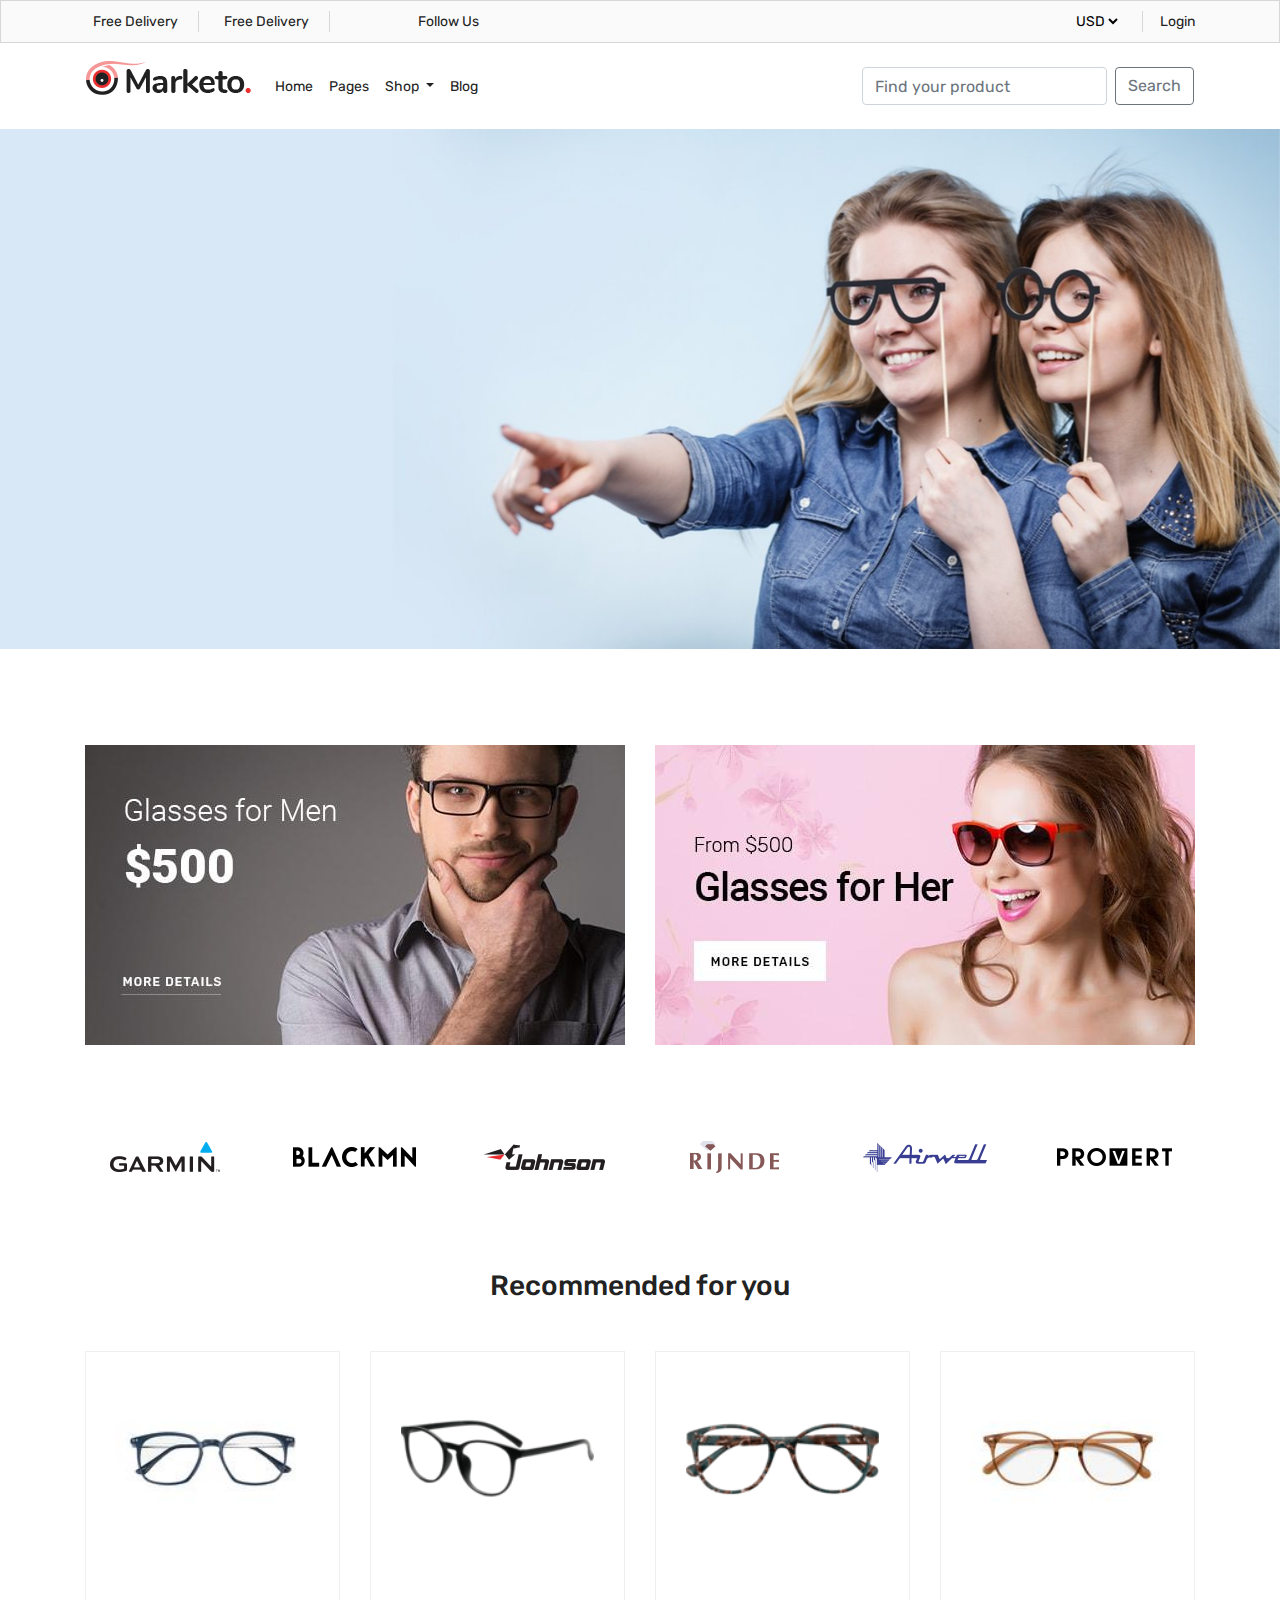
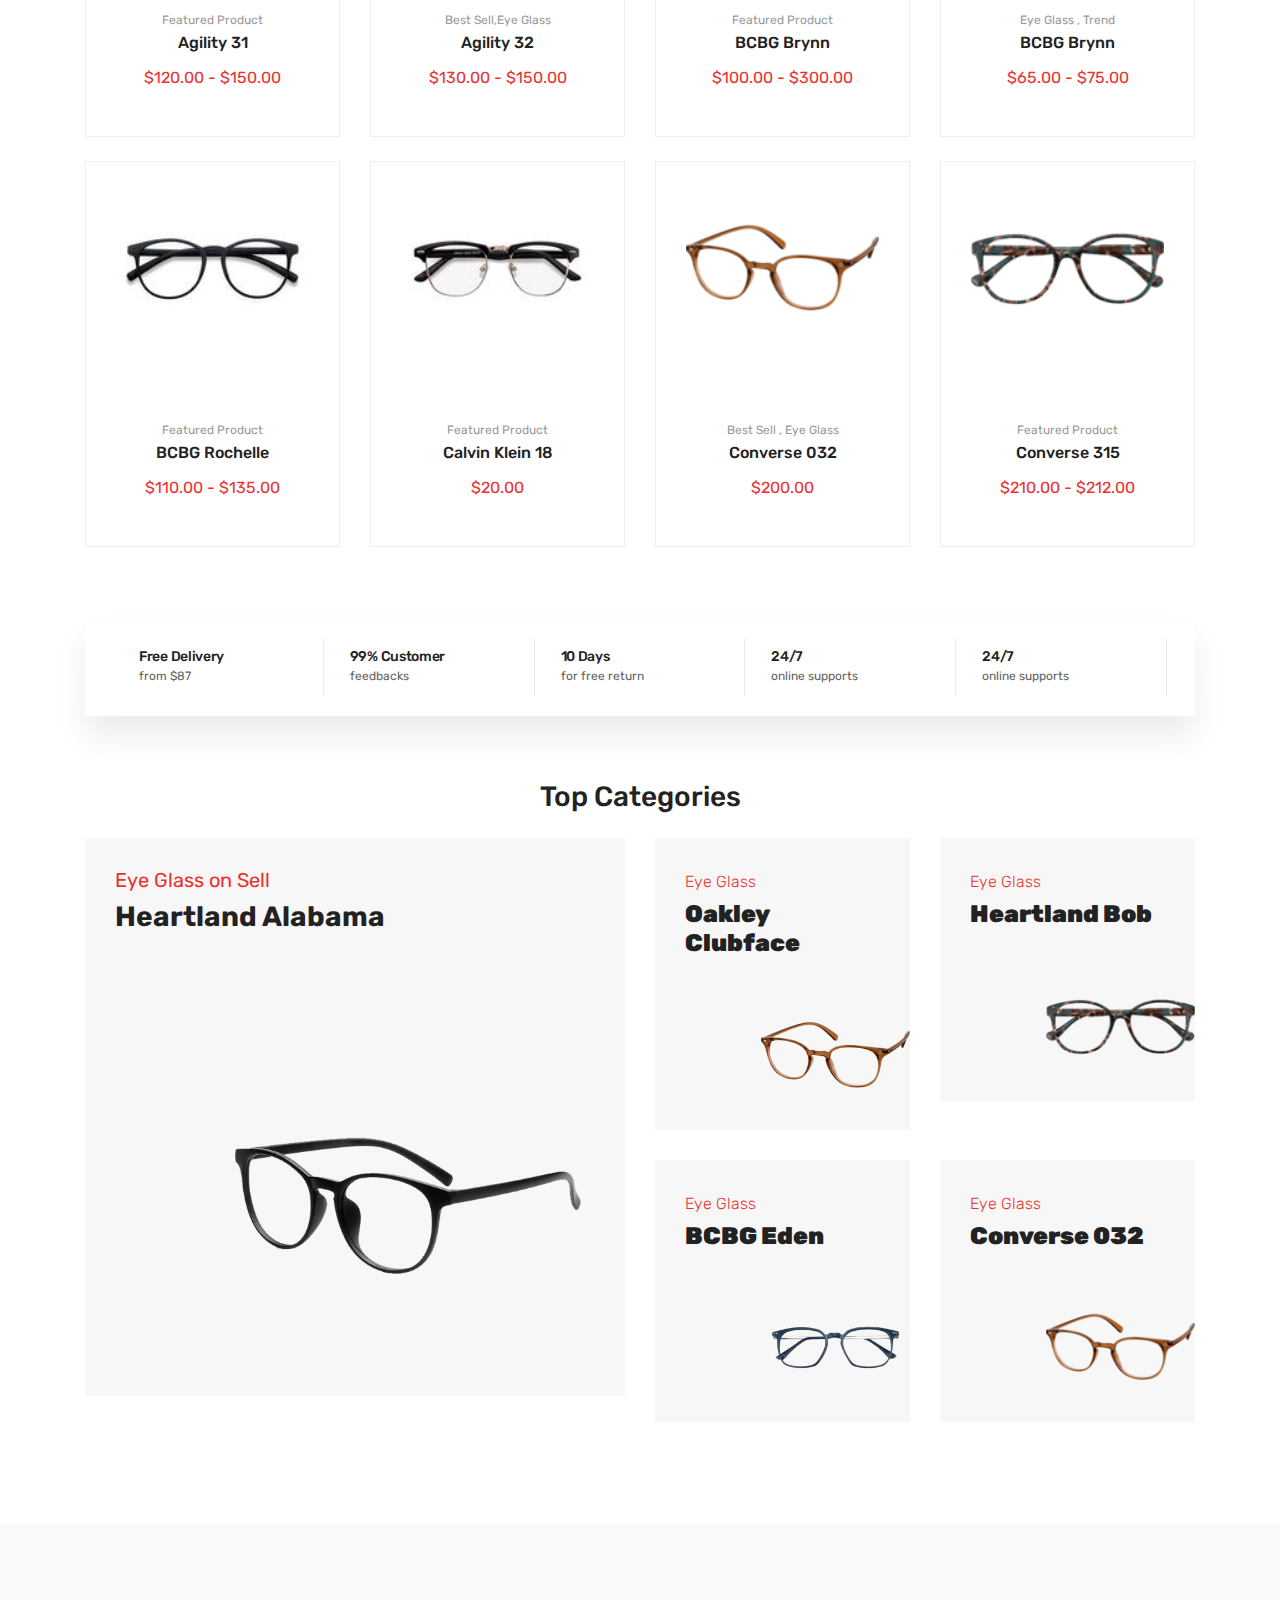
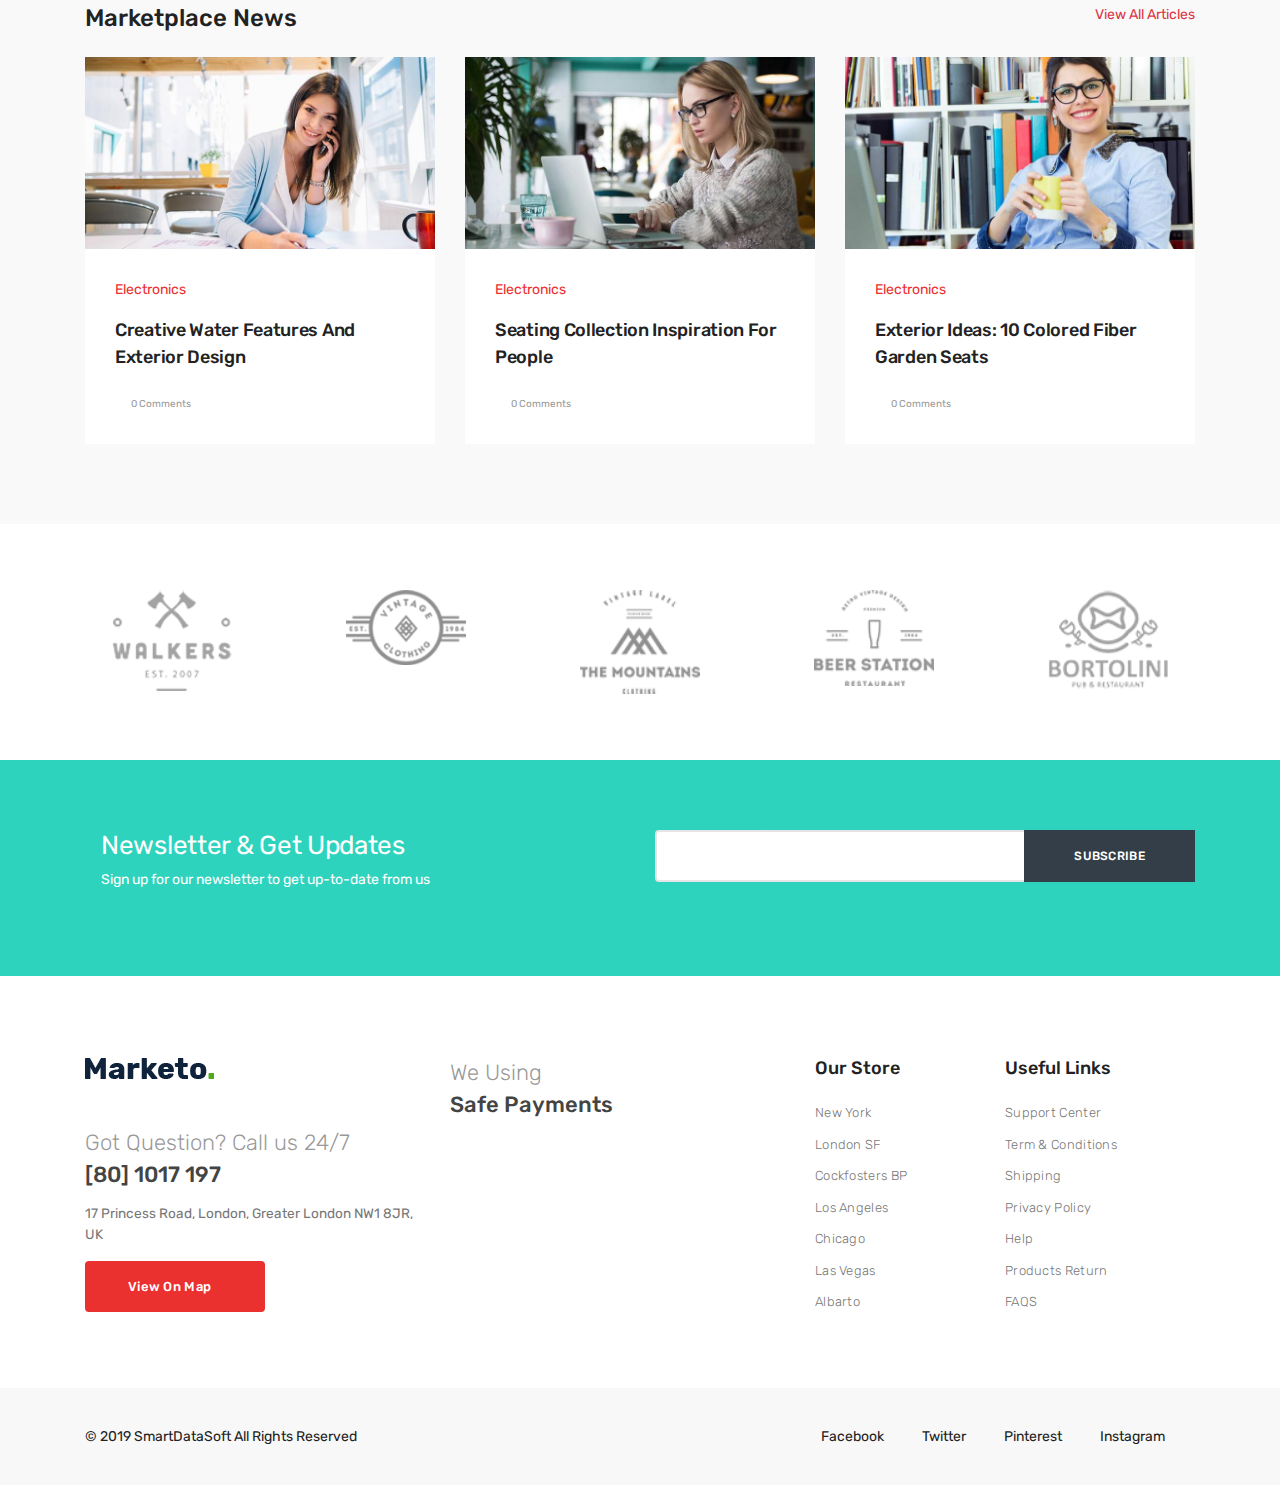
<file: index.html>
<!doctype html>
<html lang="en">
<head>
    <meta charset="UTF-8">
    <meta name="viewport"
          content="width=device-width, user-scalable=no, initial-scale=1.0, maximum-scale=1.0, minimum-scale=1.0">
    <meta http-equiv="X-UA-Compatible" content="ie=edge">
    <link rel="stylesheet" href="https://stackpath.bootstrapcdn.com/bootstrap/4.2.1/css/bootstrap.min.css"
          integrity="sha384-GJzZqFGwb1QTTN6wy59ffF1BuGJpLSa9DkKMp0DgiMDm4iYMj70gZWKYbI706tWS" crossorigin="anonymous">
    <script src="https://code.jquery.com/jquery-3.3.1.slim.min.js"
            integrity="sha384-q8i/X+965DzO0rT7abK41JStQIAqVgRVzpbzo5smXKp4YfRvH+8abtTE1Pi6jizo"
            crossorigin="anonymous"></script>
    <script src="https://cdnjs.cloudflare.com/ajax/libs/popper.js/1.14.6/umd/popper.min.js"
            integrity="sha384-wHAiFfRlMFy6i5SRaxvfOCifBUQy1xHdJ/yoi7FRNXMRBu5WHdZYu1hA6ZOblgut"
            crossorigin="anonymous"></script>
    <script src="https://stackpath.bootstrapcdn.com/bootstrap/4.2.1/js/bootstrap.min.js"
            integrity="sha384-B0UglyR+jN6CkvvICOB2joaf5I4l3gm9GU6Hc1og6Ls7i6U/mkkaduKaBhlAXv9k"
            crossorigin="anonymous"></script>
    <link rel="stylesheet" href="https://use.fontawesome.com/releases/v5.6.3/css/all.css"
          integrity="sha384-UHRtZLI+pbxtHCWp1t77Bi1L4ZtiqrqD80Kn4Z8NTSRyMA2Fd33n5dQ8lWUE00s/" crossorigin="anonymous">
    <link rel="stylesheet" href="bootstrap/css/bootstrap.min.css">
    <link href="https://fonts.googleapis.com/css?family=Rubik:400,500,700&amp;subset=latin-ext" rel="stylesheet">
    <link rel="stylesheet" href="assets/css/marketo.css">
    <title>Marketo</title>
</head>
<body>
<main class="marketo">
    <header class="d-none d-lg-flex">
        <div class="container">
            <div class="row">
                <div class="col-lg-7">
                    <div class="row">
                        <div class="col-lg-6">
                            <ul style="white-space: nowrap" class="free">
                                <li><a href=""><i class="mr-2 fas fa-shuttle-van"></i> Free Delivery</a></li>
                                <li><a href=""><i class="mr-2 fas fa-globe-europe"></i> Free Delivery</a></li>
                            </ul>
                        </div>
                        <div class="col-lg-6">
                            <ul class="d-flex follow">
                                <li class="mr-4">Follow Us</li>
                                <li><a href=""><i class="fab fa-facebook-f"></i></a></li>
                                <li><a href=""><i class="fab fa-twitter"></i></a></li>
                                <li><a href=""><i class="fab fa-pinterest-p"></i></a></li>
                                <li><a href=""><i class="fab fa-instagram"></i></a></li>
                            </ul>
                        </div>
                    </div>
                </div>
                <div class="col-lg-5">
                    <ul class="login text-right">
                        <li>
                            <select>
                                <option>USD</option>
                                <option>INR</option>
                                <option>GBP</option>
                                <option>CAD</option>
                            </select>
                        </li>
                        <li><a href="">Login</a></li>
                    </ul>
                </div>
            </div>
        </div>
    </header>
    <nav class="navbar navbar-expand-lg container pb-4  ">
        <a class="navbar-brand" href="#"><img src="assets/img/logo-1_medium.png" class="w-100" alt=""></a>
        <button class="navbar-toggler" type="button" data-toggle="collapse" data-target="#navbarSupportedContent"
                aria-controls="navbarSupportedContent" aria-expanded="false" aria-label="Toggle navigation">
            <span class="navbar-toggler-icon text-dark pt-2"><i class="fas fa-bars"></i></span>
        </button>

        <div class="collapse navbar-collapse pt-3" id="navbarSupportedContent">
            <ul class="navbar-nav mr-auto">
                <li class="nav-item active">
                    <a class="nav-link" href="#">Home <span class="sr-only">(current)</span></a>
                </li>
                <li class="nav-item">
                    <a class="nav-link" href="#">Pages</a>
                </li>
                <li class="nav-item dropdown">
                    <a class="nav-link dropdown-toggle" href="#" id="navbarDropdown" role="button"
                       data-toggle="dropdown" aria-haspopup="true" aria-expanded="false">
                        Shop
                    </a>
                    <div class="dropdown-menu" aria-labelledby="navbarDropdown">
                        <a class="dropdown-item" href="#">Action</a>
                        <a class="dropdown-item" href="#">Another action</a>
                        <div class="dropdown-divider"></div>
                        <a class="dropdown-item" href="#">Something else here</a>
                    </div>
                </li>
                <li class="nav-item">
                    <a class="nav-link " href="#">Blog</a>
                </li>
            </ul>
            <form class="form-inline my-2 my-lg-0">
                <input class="form-control mr-sm-2" type="search" placeholder="Find your product" aria-label="Search">
                <button class="btn btn-outline-secondary my-2 my-sm-0" type="submit">Search</button>
            </form>
        </div>
    </nav>
    <div id="carouselExampleSlidesOnly" class="carousel slide" data-ride="carousel">
        <div class="carousel-inner">
            <div class="carousel-item active">
                <img class="d-block w-100" src="assets/img/slider.jpg" alt="First slide">
            </div>
            <div class="carousel-item">
                <img class="d-block w-100" src="assets/img/slider2.jpg" alt="Second slide">
            </div>
            <div class="carousel-item">
                <img class="d-block w-100" src="assets/img/slider3.jpg" alt="Third slide">
            </div>
        </div>
    </div>
    <section class="mt-5 pt-5">
        <div class="container">
            <div class="row">
                <div class="col-12 col-lg-6">
                    <a href=""> <img src="assets/img/banner1.jpg" class="w-100" alt=""></a>
                </div>
                <div class="col-12 mt-3 mt-lg-0 col-lg-6">
                    <a href=""><img src="assets/img/banner2.jpg" class="w-100" alt=""></a>
                </div>
            </div>
            <div class="row my-5 py-lg-5 text-center">
                <div class="col-6  pb-4 pb-lg-0 col-md-4 col-lg-2">
                    <a href=""><img src="assets/img/6-min1_130x.png" alt=""></a>
                </div>
                <div class="col-6 pb-4 pb-lg-0 col-md-4 col-lg-2">
                    <a href=""><img src="assets/img/5-min1_130x.png" alt=""></a>
                </div>
                <div class="col-6 pb-4 pb-lg-0 col-md-4 col-lg-2">
                    <a href=""><img src="assets/img/4-min1_130x.png" alt=""></a>
                </div>
                <div class="col-6 pb-4 pb-lg-0 col-md-4 col-lg-2">
                    <a href=""><img src="assets/img/3-min1_130x.png" alt=""></a>
                </div>
                <div class="col-6 pb-4 pb-lg-0 col-md-4 col-lg-2">
                    <a href=""><img src="assets/img/2-min1_130x.png" alt=""></a>
                </div>
                <div class="col-6 pb-4 pb-lg-0 col-md-4 col-lg-2">
                    <a href=""><img src="assets/img/1-min1_130x.png" alt=""></a>
                </div>
            </div>
            <h3 class="text-center">Recommended for you</h3>
            <div class="row products my-5">
                <div class="col-12 col-sm-6 col-md-4 col-lg-3">
                    <div class="product">
                        <div>
                            <img src="assets/img/pro1.jpg" class=" w-100" alt="">
                            <ul class="d-flex justify-content-center like-item">
                                <li><a href=""><i class="fas fa-shopping-cart"></i></a></li>
                                <li><a href=""><i class="far fa-eye"></i></a></li>
                                <li><a href=""><i class="far fa-heart"></i></a></li>
                            </ul>
                        </div>
                        <div class="text-center mt-4">
                            <span><a href="">Featured Product</a></span>
                            <h4><a href="">Agility 31</a></h4>
                            <p><a href="">$120.00 - $150.00</a></p>
                        </div>
                    </div>
                </div>
                <div class="col-12 col-sm-6 col-md-4 col-lg-3">
                    <div class="product">
                        <div>
                            <img src="assets/img/pro2.png" class=" w-100" alt="">
                            <ul class="d-flex justify-content-center like-item">
                                <li><a href=""><i class="fas fa-shopping-cart"></i></a></li>
                                <li><a href=""><i class="far fa-eye"></i></a></li>
                                <li><a href=""><i class="far fa-heart"></i></a></li>
                            </ul>
                        </div>
                        <div class="text-center mt-4">
                            <span><a href="">Best Sell,Eye Glass</a></span>
                            <h4><a href="">Agility 32</a></h4>
                            <p><a href="">$130.00 - $150.00</a></p>
                        </div>
                    </div>
                </div>
                <div class="col-12 col-sm-6 col-md-4 col-lg-3">
                    <div class="product">
                        <div>
                            <img src="assets/img/pro3.png" class=" w-100" alt="">
                            <ul class="d-flex justify-content-center like-item">
                                <li><a href=""><i class="fas fa-shopping-cart"></i></a></li>
                                <li><a href=""><i class="far fa-eye"></i></a></li>
                                <li><a href=""><i class="far fa-heart"></i></a></li>
                            </ul>
                        </div>
                        <div class="text-center mt-4">
                            <span><a href="">Featured Product</a></span>
                            <h4><a href="">BCBG Brynn</a></h4>
                            <p><a href="">$100.00 - $300.00</a></p>
                        </div>
                    </div>
                </div>
                <div class="col-12 col-sm-6 col-md-4 col-lg-3">
                    <div class="product">
                        <div>
                            <img src="assets/img/pro4.jpg" class=" w-100" alt="">
                            <ul class="d-flex justify-content-center like-item">
                                <li><a href=""><i class="fas fa-shopping-cart"></i></a></li>
                                <li><a href=""><i class="far fa-eye"></i></a></li>
                                <li><a href=""><i class="far fa-heart"></i></a></li>
                            </ul>
                        </div>
                        <div class="text-center mt-4">
                            <span><a href="">Eye Glass , Trend</a></span>
                            <h4><a href="">BCBG Brynn</a></h4>
                            <p><a href="">$65.00 - $75.00</a></p>
                        </div>
                    </div>
                </div>
                <div class="col-12 col-sm-6 col-md-4 col-lg-3">
                    <div class="product">
                        <div>
                            <img src="assets/img/pro5.jpg" class=" w-100" alt="">
                            <ul class="d-flex justify-content-center like-item">
                                <li><a href=""><i class="fas fa-shopping-cart"></i></a></li>
                                <li><a href=""><i class="far fa-eye"></i></a></li>
                                <li><a href=""><i class="far fa-heart"></i></a></li>
                            </ul>
                        </div>
                        <div class="text-center mt-4">
                            <span><a href="">Featured Product</a></span>
                            <h4><a href="">BCBG Rochelle</a></h4>
                            <p><a href="">$110.00 - $135.00</a></p>
                        </div>
                    </div>
                </div>
                <div class="col-12 col-sm-6 col-md-4 col-lg-3">
                    <div class="product">
                        <div>
                            <img src="assets/img/pro6.jpg" class=" w-100" alt="">
                            <ul class="d-flex justify-content-center like-item">
                                <li><a href=""><i class="fas fa-shopping-cart"></i></a></li>
                                <li><a href=""><i class="far fa-eye"></i></a></li>
                                <li><a href=""><i class="far fa-heart"></i></a></li>
                            </ul>
                        </div>
                        <div class="text-center mt-4">
                            <span><a href="">Featured Product</a></span>
                            <h4><a href="">Calvin Klein 18</a></h4>
                            <p><a href="">$20.00</a></p>
                        </div>
                    </div>
                </div>
                <div class="col-12 col-sm-6 col-md-4 col-lg-3">
                    <div class="product">
                        <div>
                            <img src="assets/img/pro7.png" class=" w-100" alt="">
                            <ul class="d-flex justify-content-center like-item">
                                <li><a href=""><i class="fas fa-shopping-cart"></i></a></li>
                                <li><a href=""><i class="far fa-eye"></i></a></li>
                                <li><a href=""><i class="far fa-heart"></i></a></li>
                            </ul>
                        </div>
                        <div class="text-center mt-4">
                            <span><a href="">Best Sell , Eye Glass</a></span>
                            <h4><a href="">Converse 032</a></h4>
                            <p><a href="">$200.00</a></p>
                        </div>
                    </div>
                </div>
                <div class="col-12 col-sm-6 col-md-4 col-lg-3">
                    <div class="product">
                        <div>
                            <img src="assets/img/pro8.png" class=" w-100" alt="">
                            <ul class="d-flex justify-content-center like-item">
                                <li><a href=""><i class="fas fa-shopping-cart"></i></a></li>
                                <li><a href=""><i class="far fa-eye"></i></a></li>
                                <li><a href=""><i class="far fa-heart"></i></a></li>
                            </ul>
                        </div>
                        <div class="text-center mt-4">
                            <span><a href="">Featured Product</a></span>
                            <h4><a href="">Converse 315</a></h4>
                            <p><a href="">$210.00 - $212.00</a></p>
                        </div>
                    </div>
                </div>
            </div>
            <div class="icon-box my-5">
                <ul class="row">
                    <li class="col-12 col-lg d-flex">
                        <i class="fas fa-shopping-cart"></i>
                        <div class="ml-3">
                            <h4>Free Delivery</h4>
                            <span>from $87</span>
                        </div>
                    </li>
                    <li class="col-12 col-lg d-flex">
                        <i class="fas fa-users"></i>
                        <div class=" ml-3">
                            <h4>99% Customer</h4>
                            <span>feedbacks</span>
                        </div>
                    </li>
                    <li class="col-12 col-lg d-flex">
                        <i class="fas fa-undo-alt"></i>
                        <div class="ml-3">
                            <h4>10 Days</h4>
                            <span>for free return</span>
                        </div>
                    </li>
                    <li class="col-12 col-lg d-flex">
                        <i class="fas fa-headset"></i>
                        <div class="ml-3">
                            <h4>24/7</h4>
                            <span>online supports</span>
                        </div>
                    </li>
                    <li class="col-12 col-lg d-flex">
                        <i class="fas fa-question"></i>
                        <div class="ml-3">
                            <h4> 24/7</h4>
                            <span>online supports
                                   </span>
                        </div>
                    </li>
                </ul>
            </div>
            <h3 class="py-3 text-center">Top Categories</h3>
            <div class="row pb-4 categories">
                <div class="col-lg-6">
                    <div class="heartland">
                        <div class="heartland-head">
                            <h5><a href="">Eye Glass on Sell</a></h5>
                            <h4>Heartland Alabama</h4>
                        </div>
                        <div class="heartland-img">
                            <img src="assets/img/cat1.png" alt="">
                        </div>
                    </div>
                </div>
                <div class="col-lg-6 mt-4 mt-lg-0">
                    <div class="row">
                        <div class="col-md-6">
                            <div class="heartland-xs">
                                <div class="heartland-head-xs">
                                    <h5><a href="">Eye Glass </a></h5>
                                    <h4>Oakley Clubface</h4>
                                </div>
                                <div class="heartland-img-xs">
                                    <img src="assets/img/cat2.png" alt="">
                                </div>
                            </div>
                        </div>
                        <div class="col-md-6">
                            <div class="heartland-xs">
                                <div class="heartland-head-xs">
                                    <h5><a href="">Eye Glass </a></h5>
                                    <h4>Heartland Bob</h4>
                                </div>
                                <div class="heartland-img-xs">
                                    <img src="assets/img/pro3.png" alt="">
                                </div>
                            </div>
                        </div>
                        <div class="col-md-6">
                            <div class="heartland-xs">
                                <div class="heartland-head-xs">
                                    <h5><a href="">Eye Glass </a></h5>
                                    <h4>BCBG Eden</h4>
                                </div>
                                <div class="heartland-img-xs">
                                    <img src="assets/img/cat3.png" alt="">
                                </div>
                            </div>
                        </div>
                        <div class="col-md-6">
                            <div class="heartland-xs">
                                <div class="heartland-head-xs">
                                    <h5><a href="">Eye Glass </a></h5>
                                    <h4>Converse 032</h4>
                                </div>
                                <div class="heartland-img-xs">
                                    <img src="assets/img/pro7.png" alt="">
                                </div>
                            </div>
                        </div>
                    </div>
                </div>
            </div>
        </div>
        <article class="mt-5">
            <div class="container">
                <div class="d-flex mb-3"><h4 class="flex-grow-1  ">Marketplace News</h4><span class="text-danger">View All Articles</span>
                </div>
                <div class="row marketplace">
                    <div class="col-md-6 my-3 my-lg-0 col-lg-4">
                        <div class="news">
                            <img src="assets/img/blog1.jpg" class="w-100" alt="">
                            <div class="news-content">
                                <p><a href="">Electronics</a></p>
                                <h4><a href="">Creative Water Features And Exterior Design</a></h4>
                                <div><span><i class="mr-2 far fa-comments"></i><a href="">0 Comments</a></span>
                                </div>
                            </div>
                        </div>
                    </div>
                    <div class="col-md-6 my-3 my-lg-0 col-lg-4">
                        <div class="news">
                            <img src="assets/img/blog2.jpg" class="w-100" alt="">
                            <div class="news-content">
                                <p><a href="">Electronics</a></p>
                                <h4><a href="">Seating Collection Inspiration For People</a></h4>
                                <div><span><i class="mr-2 far fa-comments"></i><a href="">0 Comments</a></span>
                                </div>
                            </div>
                        </div>
                    </div>
                    <div class="col-md-6 my-3 my-lg-0 col-lg-4">
                        <div class="news">
                            <img src="assets/img/blog3.jpg" class="w-100" alt="">
                            <div class="news-content">
                                <p><a href="">Electronics</a></p>
                                <h4><a href="">Exterior Ideas: 10 Colored Fiber Garden Seats</a></h4>
                                <div><span><i class="mr-2 far fa-comments"></i><a href="">0 Comments</a></span>
                                </div>
                            </div>
                        </div>
                    </div>
                </div>
            </div>
        </article>
        <aside class="container">
            <div class="text-center row">
                <div class="col-6 my-3 col-md-4 col-lg">
                    <a href=""> <img src="assets/img/logo1.png" alt=""></a>
                </div>
                <div class="col-6 my-3 col-md-4 col-lg">
                    <a href=""> <img src="assets/img/logo2.png" alt=""></a>
                </div>
                <div class="col-6 my-3 col-md-4 col-lg">
                    <a href=""> <img src="assets/img/logo3.png" alt=""></a>
                </div>
                <div class="col-6  my-3 col-md-4 col-lg">
                    <a href=""> <img src="assets/img/logo4.png" alt=""></a>
                </div>
                <div class="col-6 my-3  col-md-4 col-lg">
                    <a href=""> <img src="assets/img/logo5.png" alt=""></a>
                </div>
            </div>
        </aside>
        <div class="newsletter">
            <div class="container ">
                <div class="row">
                    <div class="col-12 col-lg-6">
                        <div class="d-flex newsletter-content">
                            <i class="far fa-envelope-open"></i>
                            <div class="ml-3">
                                <h4>Newsletter & Get Updates</h4>
                                <p>Sign up for our newsletter to get up-to-date from us</p>
                            </div>
                        </div>
                    </div>
                    <div class="col-12 col-lg-6 d-flex">
                        <input type="text" class="w-100">
                        <button>Subscribe</button>
                    </div>
                </div>
            </div>
        </div>
    </section>
    <footer class="pb-5">
        <div class="container">
            <div class="footer-top row">
                <div class="col-md-12 my-3 col-lg-8 row">
                    <div class="col-12  col-sm-6 ">
                        <img src="assets/img/Logo_medium.png" alt="">
                        <h5 class="mt-5">
                            Got Question? Call us 24/7
                            <strong class="d-block">[80] 1017 197</strong>
                        </h5>
                        <small>17 Princess Road, London, Greater London NW1 8JR, UK</small>
                        <a href="" class="mt-3"><i class="mr-2 fas fa-map-marker-alt"></i>View On Map</a>
                    </div>
                    <div class="col-12 col-sm-6">
                        <h5>We Using
                            <strong class="d-block">Safe Payments</strong>
                        </h5>
                    </div>
                </div>
                <div class="col-12 col-sm-6  my-3 col-lg-2">
                    <h3>Our Store</h3>
                    <ul class="pl-0">
                        <li><a href="">New York</a></li>
                        <li><a href="">London SF</a></li>
                        <li><a href="">Cockfosters BP</a></li>
                        <li><a href="">Los Angeles</a></li>
                        <li><a href="">Chicago</a></li>
                        <li><a href="">Las Vegas</a></li>
                        <li><a href="">Albarto</a></li>
                    </ul>
                </div>
                <div class="col-12 col-sm-6  my-3 col-lg-2">
                    <h3>Useful Links</h3>
                    <ul class="pl-0">
                        <li><a href="">Support Center</a></li>
                        <li><a href="">Term & Conditions</a></li>
                        <li><a href="">Shipping</a></li>
                        <li><a href="">Privacy Policy</a></li>
                        <li><a href="">Help</a></li>
                        <li><a href="">Products Return</a></li>
                        <li><a href="">FAQS</a></li>
                    </ul>
                </div>
            </div>

        </div>
    </footer>
    <div class="footer-bottom ">
        <div class="d-md-flex container">
        <div class="flex-grow-1"><p class="mb-0 my-2">© 2019 SmartDataSoft All Rights Reserved</p></div>
        <div class="social">
            <ul class="pl-0 d-sm-flex">
                <li class="my-2"><a class="d-flex" href=""><i class="mr-2 pt-1 fab fa-facebook-f"></i> <span>Facebook</span></a></li>
                <li class="my-2"><a class="d-flex" href=""><i class="mr-2 pt-1 fab fa-twitter"></i> <span> Twitter</span></a></li>
                <li class="my-2"><a class="d-flex" href=""><i class="mr-2 pt-1 fab fa-pinterest-p"></i> <span>Pinterest</span></a></li>
                <li class="my-2"><a class="d-flex" href=""></a><i class="mr-2 pt-1 fab fa-instagram"></i> <span>Instagram</span></li>
            </ul>
        </div>
    </div></div>
</main>
</body>
</html>
</file>
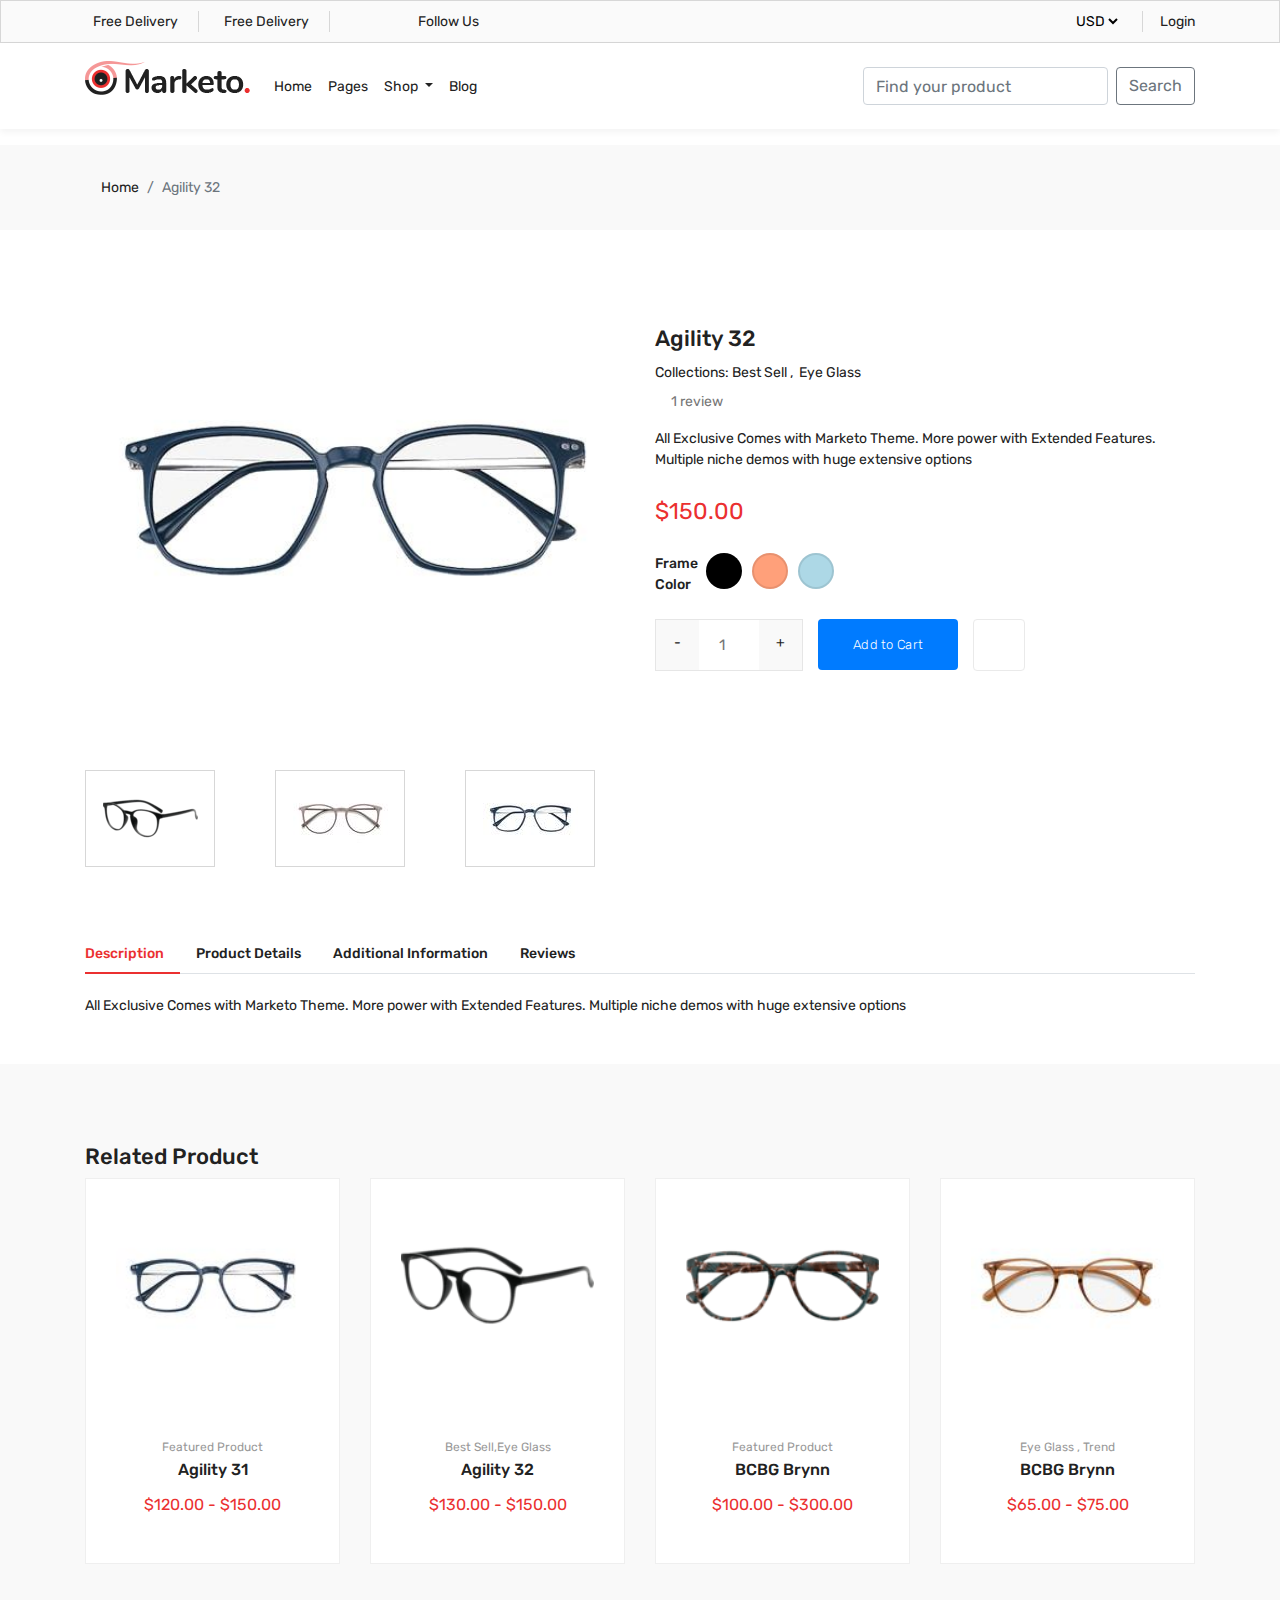
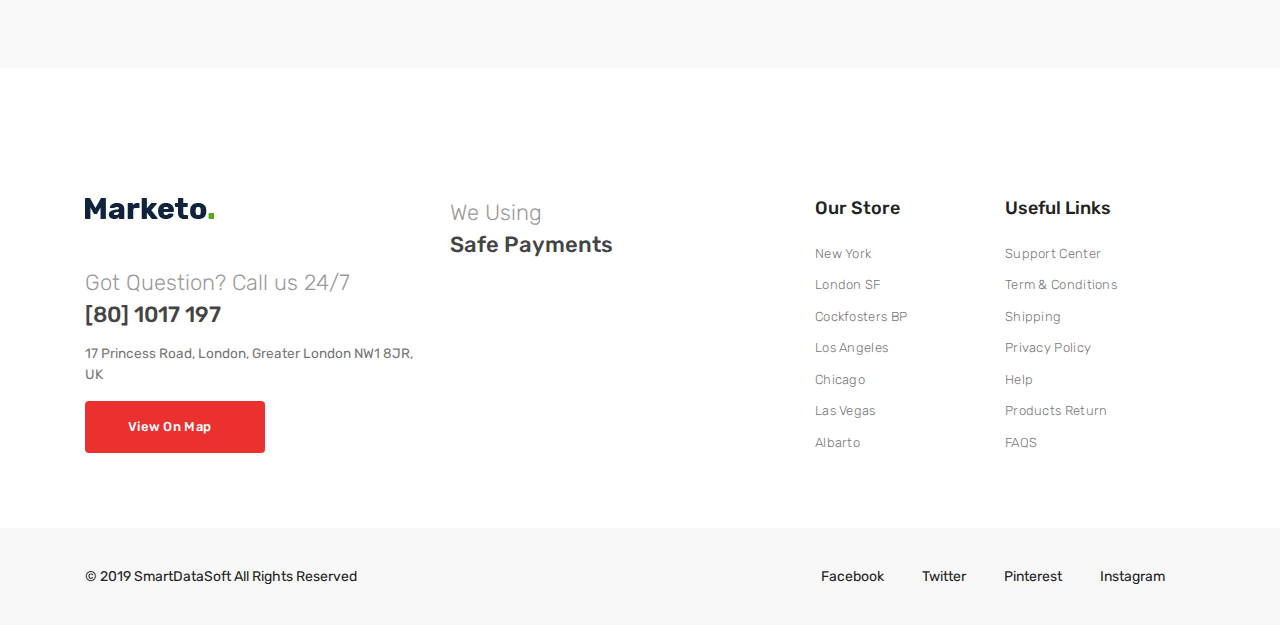
<file: detail.html>
<!doctype html>
<html lang="en">
<head>
    <meta charset="UTF-8">
    <meta name="viewport"
          content="width=device-width, user-scalable=no, initial-scale=1.0, maximum-scale=1.0, minimum-scale=1.0">
    <meta http-equiv="X-UA-Compatible" content="ie=edge">
    <link rel="stylesheet" href="https://stackpath.bootstrapcdn.com/bootstrap/4.2.1/css/bootstrap.min.css"
          integrity="sha384-GJzZqFGwb1QTTN6wy59ffF1BuGJpLSa9DkKMp0DgiMDm4iYMj70gZWKYbI706tWS" crossorigin="anonymous">
    <script src="https://code.jquery.com/jquery-3.3.1.slim.min.js"
            integrity="sha384-q8i/X+965DzO0rT7abK41JStQIAqVgRVzpbzo5smXKp4YfRvH+8abtTE1Pi6jizo"
            crossorigin="anonymous"></script>
    <script src="https://cdnjs.cloudflare.com/ajax/libs/popper.js/1.14.6/umd/popper.min.js"
            integrity="sha384-wHAiFfRlMFy6i5SRaxvfOCifBUQy1xHdJ/yoi7FRNXMRBu5WHdZYu1hA6ZOblgut"
            crossorigin="anonymous"></script>
    <script src="https://stackpath.bootstrapcdn.com/bootstrap/4.2.1/js/bootstrap.min.js"
            integrity="sha384-B0UglyR+jN6CkvvICOB2joaf5I4l3gm9GU6Hc1og6Ls7i6U/mkkaduKaBhlAXv9k"
            crossorigin="anonymous"></script>
    <link rel="stylesheet" href="https://use.fontawesome.com/releases/v5.6.3/css/all.css"
          integrity="sha384-UHRtZLI+pbxtHCWp1t77Bi1L4ZtiqrqD80Kn4Z8NTSRyMA2Fd33n5dQ8lWUE00s/" crossorigin="anonymous">
    <link rel="stylesheet" href="bootstrap/css/bootstrap.min.css">
    <link href="https://fonts.googleapis.com/css?family=Rubik:400,500,700&amp;subset=latin-ext" rel="stylesheet">
    <link rel="stylesheet" href="assets/css/marketo.css">
    <title>Marketo</title>
</head>
<body>
<main class="marketo_detail">
    <header class="d-none d-lg-flex">
        <div class="container">
            <div class="row">
                <div class="col-lg-7">
                    <div class="row">
                        <div class="col-lg-6">
                            <ul style="white-space: nowrap" class="free">
                                <li><a href=""><i class="mr-2 fas fa-shuttle-van"></i> Free Delivery</a></li>
                                <li><a href=""><i class="mr-2 fas fa-globe-europe"></i> Free Delivery</a></li>
                            </ul>
                        </div>
                        <div class="col-lg-6">
                            <ul class="d-flex follow">
                                <li class="mr-4">Follow Us</li>
                                <li><a href=""><i class="fab fa-facebook-f"></i></a></li>
                                <li><a href=""><i class="fab fa-twitter"></i></a></li>
                                <li><a href=""><i class="fab fa-pinterest-p"></i></a></li>
                                <li><a href=""><i class="fab fa-instagram"></i></a></li>
                            </ul>
                        </div>
                    </div>
                </div>
                <div class="col-lg-5">
                    <ul class="login text-right">
                        <li>
                            <select>
                                <option>USD</option>
                                <option>INR</option>
                                <option>GBP</option>
                                <option>CAD</option>
                            </select>
                        </li>
                        <li><a href="">Login</a></li>
                    </ul>
                </div>
            </div>
        </div>
    </header>
    <nav class="navbar navbar-expand-lg  pb-4  ">
        <div class="container">
            <a class="navbar-brand" href="#"><img src="assets/img/logo-1_medium.png" class="w-100" alt=""></a>
            <button class="navbar-toggler" type="button" data-toggle="collapse" data-target="#navbarSupportedContent"
                    aria-controls="navbarSupportedContent" aria-expanded="false" aria-label="Toggle navigation">
                <span class="navbar-toggler-icon text-dark pt-2"><i class="fas fa-bars"></i></span>
            </button>

            <div class="collapse navbar-collapse pt-3" id="navbarSupportedContent">
                <ul class="navbar-nav mr-auto">
                    <li class="nav-item active">
                        <a class="nav-link" href="#">Home <span class="sr-only">(current)</span></a>
                    </li>
                    <li class="nav-item">
                        <a class="nav-link" href="#">Pages</a>
                    </li>
                    <li class="nav-item dropdown">
                        <a class="nav-link dropdown-toggle" href="#" id="navbarDropdown" role="button"
                           data-toggle="dropdown" aria-haspopup="true" aria-expanded="false">
                            Shop
                        </a>
                        <div class="dropdown-menu" aria-labelledby="navbarDropdown">
                            <a class="dropdown-item" href="#">Action</a>
                            <a class="dropdown-item" href="#">Another action</a>
                            <div class="dropdown-divider"></div>
                            <a class="dropdown-item" href="#">Something else here</a>
                        </div>
                    </li>
                    <li class="nav-item">
                        <a class="nav-link " href="#">Blog</a>
                    </li>
                </ul>
                <form class="form-inline my-2 my-lg-0">
                    <input class="form-control mr-sm-2" type="search" placeholder="Find your product"
                           aria-label="Search">
                    <button class="btn btn-outline-secondary my-2 my-sm-0" type="submit">Search</button>
                </form>
            </div>
        </div>
    </nav>
    <section class="mt-3">
        <nav aria-label="breadcrumb">
            <div class="container">
                <ol class="mb-0 breadcrumb">
                    <li class="breadcrumb-item"><a href="#">Home</a></li>
                    <li class="breadcrumb-item active" aria-current="page">Agility 32</li>
                </ol>
            </div>
        </nav>
        <div class="container">
            <div class="row urun">
                <div class="col-lg-6">
                    <img src="assets/img/detail.jpg" class="w-100" alt="">
                    <div class="row text-center">
                        <div class="col-sm-4 d-flex justify-content-center justify-content-md-start">
                            <div class="bordered">
                                <img src="assets/img/det2.png" class="w-auto mx-auto d-flex justify-content-center "
                                     alt="">
                            </div>
                        </div>
                        <div class="col-sm-4 my-2 my-sm-0 d-flex justify-content-center justify-content-md-start">
                            <div class="bordered">
                                <img src="assets/img/det3.jpg" class="w-auto mx-auto d-flex justify-content-center"
                                     alt="">
                            </div>
                        </div>
                        <div class="col-sm-4 d-flex justify-content-center justify-content-md-start">
                            <div class="bordered">
                                <img src="assets/img/det4.jpg" class="w-auto mx-auto d-flex justify-content-center"
                                     alt="">
                            </div>
                        </div>
                    </div>
                </div>
                <div class="col-lg-6 mt-lg-5 pt-5">
                    <div class="urun-product">
                        <h1>Agility 32</h1>
                        <div class="collection">
                            Collections:
                            <a href=""> Best Sell </a>,&nbsp;
                            <a href="">Eye Glass</a>
                        </div>
                        <div class="rates py-2">
                            <span class="rate">
                                <i class="fas fa-star"></i><i class="fas fa-star"></i><i class="fas fa-star"></i><i
                                    class="fas fa-star"></i><i class="fas fa-star"></i>
                            </span>
                            <span>1 review</span>
                        </div>
                        <div class="py-2">
                            <p>All Exclusive Comes with Marketo Theme. More power with Extended Features. Multiple niche
                                demos with huge extensive options
                            </p>
                        </div>
                        <div class="price">
                            <span>$150.00</span>
                        </div>
                        <div class="my-4 frame-color d-flex">
                            <div class="frame-header">Frame Color</div>
                            <div class="d-flex">
                                <div class="black radius"></div>
                                <div class="pink radius"></div>
                                <div class="blue radius"></div>
                            </div>
                        </div>
                        <div class="add-to-cart">
                            <ul class="d-flex my-4 pl-0">
                                <li class=" number">
                                    <input type="number" min="1" value="1" max="100">
                                    <span class="sub"> -</span>
                                    <span class="add">+</span>
                                </li>
                                <li>
                                    <button>Add to Cart</button>
                                </li>
                                <li class="heart">
                                    <a href=""><i class="far fa-heart"></i></a>
                                </li>
                            </ul>
                        </div>
                    </div>
                </div>
            </div>
            <div class="description pt-5">
                <nav>
                    <div class="nav nav-tabs" id="nav-tab" role="tablist">
                        <a class="nav-item nav-link active pl-0 " id="nav-home-tab" data-toggle="tab" href="#nav-home"
                           role="tab" aria-controls="nav-home" aria-selected="true">Description</a>
                        <a class="nav-item nav-link" id="nav-profile-tab" data-toggle="tab" href="#nav-profile"
                           role="tab" aria-controls="nav-profile" aria-selected="false">Product Details</a>
                        <a class="nav-item nav-link" id="nav-contact-tab" data-toggle="tab" href="#nav-contact"
                           role="tab" aria-controls="nav-contact" aria-selected="false">Additional Information</a>
                        <a class="nav-item nav-link" id="nav-contact-review" data-toggle="tab" href="#nav-review"
                           role="tab" aria-controls="nav-review" aria-selected="false">Reviews</a>
                    </div>
                </nav>
                <div class="tab-content" id="nav-tabContent">
                    <div class="tab-pane fade show active" id="nav-home" role="tabpanel" aria-labelledby="nav-home-tab">
                        All Exclusive Comes with Marketo Theme. More power with Extended Features. Multiple niche demos
                        with huge extensive options
                    </div>
                    <div class="tab-pane fade" id="nav-profile" role="tabpanel" aria-labelledby="nav-profile-tab">
                        <p><strong>Product Description</strong></p>
                        <p>Marketo eyeglass shop is One of the most renowned shop for buying any type of Eye Glass. We
                            have Brand new and high-quality eyeglass with the Stylish and cool design. We provide
                            Practical and good-looking Lenses with the anti-radiation material plane. You can collect
                            your favorite Eye Glass from Marketo eyeglass shop.
                        </p>
                        <p class="my-5"></p>
                        <p><strong>Product Specification</strong></p>
                        <p><strong>Brand Name:</strong> XSEGS</p>
                        <p><strong>Item Type: </strong>Eyeglass and Eye Accessories</p>
                        <p><strong>Lens color: </strong>Available color</p>
                        <p><strong>Frame Material: </strong>Plastic / Metal</p>
                        <p><strong>Lens Availablity: </strong>RT, DT available</p>
                        <p><strong>Face shape:</strong>Round, Square</p>
                        <p><strong>Frame fit: </strong>Normal</p>
                        <img src="assets/img/desc.jpg" class="w-100">
                    </div>
                    <div class="tab-pane fade" id="nav-contact" role="tabpanel" aria-labelledby="nav-contact-tab">
                        Frame Color: Blue, Brown, White
                    </div>
                    <div class="tab-pane fade" id="nav-review" role="tabpanel" aria-labelledby="nav-contact-review">
                        <div class="spn-review">
                            <div class="spn-header pb-3">
                                <h2>Customer Reviews</h2>
                                <div class="rates py-2">
                                           <span class="rate">
                                <i class="fas fa-star"></i><i class="fas fa-star"></i><i class="fas fa-star"></i><i
                                                   class="fas fa-star"></i><i class="fas fa-star"></i>
                                          </span>
                                    <span>Based on 1 review</span>
                                    <a class="ml-3" href="">
                                        <button>Write a Review</button>
                                    </a>
                                </div>
                            </div>
                            <div class="spn-content pt-4">
                                   <span class="rate">
                                <i class="fas fa-star"></i><i class="fas fa-star"></i><i class="fas fa-star"></i><i
                                           class="fas fa-star"></i><i class="fas fa-star"></i>
                                          </span>
                                <h3 class="pt-2">Precious</h3>
                                <span class="pt-1 d-block">
                                    <strong>Wod</strong> on <strong>Dec 13, 2018</strong>
                                </span>
                                <p class="pt-2">Simple and effective design. One of my favorites.</p>
                                <div class="spn-footer text-right pt-5"><small class="w-100">Report as Inappropriate</small></div>
                            </div>
                        </div>
                    </div>
                </div>
            </div>
        </div>
        <div class="related my-5">
            <div class="container">
                <h2>Related Product</h2>
            <div class="row  products ">
                <div class="col-12 col-sm-6 col-md-4 col-lg-3">
                    <div class="product">
                        <div>
                            <img src="assets/img/pro1.jpg" class=" w-100" alt="">
                            <ul class="d-flex justify-content-center like-item">
                                <li><a href=""><i class="fas fa-shopping-cart"></i></a></li>
                                <li><a href=""><i class="far fa-eye"></i></a></li>
                                <li><a href=""><i class="far fa-heart"></i></a></li>
                            </ul>
                        </div>
                        <div class="text-center mt-4">
                            <span><a href="">Featured Product</a></span>
                            <h4><a href="">Agility 31</a></h4>
                            <p><a href="">$120.00 - $150.00</a></p>
                        </div>
                    </div>
                </div>
                <div class="col-12 col-sm-6 col-md-4 col-lg-3">
                    <div class="product">
                        <div>
                            <img src="assets/img/pro2.png" class=" w-100" alt="">
                            <ul class="d-flex justify-content-center like-item">
                                <li><a href=""><i class="fas fa-shopping-cart"></i></a></li>
                                <li><a href=""><i class="far fa-eye"></i></a></li>
                                <li><a href=""><i class="far fa-heart"></i></a></li>
                            </ul>
                        </div>
                        <div class="text-center mt-4">
                            <span><a href="">Best Sell,Eye Glass</a></span>
                            <h4><a href="">Agility 32</a></h4>
                            <p><a href="">$130.00 - $150.00</a></p>
                        </div>
                    </div>
                </div>
                <div class="col-12 col-sm-6 col-md-4 col-lg-3">
                    <div class="product">
                        <div>
                            <img src="assets/img/pro3.png" class=" w-100" alt="">
                            <ul class="d-flex justify-content-center like-item">
                                <li><a href=""><i class="fas fa-shopping-cart"></i></a></li>
                                <li><a href=""><i class="far fa-eye"></i></a></li>
                                <li><a href=""><i class="far fa-heart"></i></a></li>
                            </ul>
                        </div>
                        <div class="text-center mt-4">
                            <span><a href="">Featured Product</a></span>
                            <h4><a href="">BCBG Brynn</a></h4>
                            <p><a href="">$100.00 - $300.00</a></p>
                        </div>
                    </div>
                </div>
                <div class="col-12 col-sm-6 col-md-4 col-lg-3">
                    <div class="product">
                        <div>
                            <img src="assets/img/pro4.jpg" class=" w-100" alt="">
                            <ul class="d-flex justify-content-center like-item">
                                <li><a href=""><i class="fas fa-shopping-cart"></i></a></li>
                                <li><a href=""><i class="far fa-eye"></i></a></li>
                                <li><a href=""><i class="far fa-heart"></i></a></li>
                            </ul>
                        </div>
                        <div class="text-center mt-4">
                            <span><a href="">Eye Glass , Trend</a></span>
                            <h4><a href="">BCBG Brynn</a></h4>
                            <p><a href="">$65.00 - $75.00</a></p>
                        </div>
                    </div>
                </div>

            </div></div>
        </div>
    </section>
    <footer class="pb-5">
        <div class="container">
            <div class="footer-top row">
                <div class="col-md-12 my-3 col-lg-8 row">
                    <div class="col-12  col-sm-6 ">
                        <img src="assets/img/Logo_medium.png" alt="">
                        <h5 class="mt-5">
                            Got Question? Call us 24/7
                            <strong class="d-block">[80] 1017 197</strong>
                        </h5>
                        <small>17 Princess Road, London, Greater London NW1 8JR, UK</small>
                        <a href="" class="mt-3"><i class="mr-2 fas fa-map-marker-alt"></i>View On Map</a>
                    </div>
                    <div class="col-12 col-sm-6">
                        <h5>We Using
                            <strong class="d-block">Safe Payments</strong>
                        </h5>
                    </div>
                </div>
                <div class="col-12 col-sm-6  my-3 col-lg-2">
                    <h3>Our Store</h3>
                    <ul class="pl-0">
                        <li><a href="">New York</a></li>
                        <li><a href="">London SF</a></li>
                        <li><a href="">Cockfosters BP</a></li>
                        <li><a href="">Los Angeles</a></li>
                        <li><a href="">Chicago</a></li>
                        <li><a href="">Las Vegas</a></li>
                        <li><a href="">Albarto</a></li>
                    </ul>
                </div>
                <div class="col-12 col-sm-6  my-3 col-lg-2">
                    <h3>Useful Links</h3>
                    <ul class="pl-0">
                        <li><a href="">Support Center</a></li>
                        <li><a href="">Term & Conditions</a></li>
                        <li><a href="">Shipping</a></li>
                        <li><a href="">Privacy Policy</a></li>
                        <li><a href="">Help</a></li>
                        <li><a href="">Products Return</a></li>
                        <li><a href="">FAQS</a></li>
                    </ul>
                </div>
            </div>

        </div>
    </footer>
    <div class="footer-bottom ">
        <div class="d-md-flex container">
            <div class="flex-grow-1"><p class="mb-0 my-2">© 2019 SmartDataSoft All Rights Reserved</p></div>
            <div class="social">
                <ul class="pl-0 d-sm-flex">
                    <li class="my-2"><a class="d-flex" href=""><i class="mr-2 pt-1 fab fa-facebook-f"></i> <span>Facebook</span></a>
                    </li>
                    <li class="my-2"><a class="d-flex" href=""><i class="mr-2 pt-1 fab fa-twitter"></i>
                        <span> Twitter</span></a></li>
                    <li class="my-2"><a class="d-flex" href=""><i class="mr-2 pt-1 fab fa-pinterest-p"></i> <span>Pinterest</span></a>
                    </li>
                    <li class="my-2"><a class="d-flex" href=""></a><i class="mr-2 pt-1 fab fa-instagram"></i> <span>Instagram</span>
                    </li>
                </ul>
            </div>
        </div>
    </div>
</main>
</body>
</html>
</file>
<file: assets/css/marketo.css>
.marketo, .marketo_detail, .marketo_more {
  font-family: "Rubik", sans-serif;
  font-weight: 400;
  font-size: 14px;
  line-height: 1.5;
  color: #222; }
  .marketo ul, .marketo_detail ul, .marketo_more ul {
    list-style-type: none;
    padding: 0;
    margin: 0; }
  .marketo a, .marketo_detail a, .marketo_more a {
    -webkit-transition: all 0.4s ease;
    -o-transition: all 0.4s ease;
    transition: all 0.4s ease;
    text-decoration: none;
    color: #222; }
  .marketo h3, .marketo_detail h3, .marketo_more h3 {
    font-size: 1.75rem; }
  .marketo header, .marketo_detail header, .marketo_more header {
    background: #fafafa;
    border: 1px solid #d7d7d7;
    padding: 10px 0; }
    .marketo header select, .marketo_detail header select, .marketo_more header select {
      background: transparent;
      border-color: transparent !important; }
    .marketo header .free li, .marketo_detail header .free li, .marketo_more header .free li {
      display: inline-block;
      border-right: 1px solid #d7d7d7;
      margin-right: 14px;
      padding-right: 20px; }
    .marketo header .follow li, .marketo_detail header .follow li, .marketo_more header .follow li {
      margin-right: 8px;
      display: inline-block; }
      .marketo header .follow li a, .marketo_detail header .follow li a, .marketo_more header .follow li a {
        font-size: 0.92857em; }
    .marketo header .login li:first-child, .marketo_detail header .login li:first-child, .marketo_more header .login li:first-child {
      display: inline-block;
      border-right: 1px solid #d7d7d7;
      margin-right: 14px;
      padding-right: 20px; }
    .marketo header .login li, .marketo_detail header .login li, .marketo_more header .login li {
      display: inline-block; }
  .marketo section .products .product, .marketo_detail section .products .product, .marketo_more section .products .product {
    padding: 10px 30px 30px;
    background-color: #FFFFFF;
    border: 1px solid #efefef;
    -webkit-transition: all 0.4s ease;
    -o-transition: all 0.4s ease;
    transition: all 0.4s ease;
    position: relative;
    margin-bottom: 24px; }
    .marketo section .products .product img, .marketo_detail section .products .product img, .marketo_more section .products .product img {
      -webkit-transition: all 0.4s ease;
      -o-transition: all 0.4s ease;
      transition: all 0.4s ease; }
    .marketo section .products .product .like-item, .marketo_detail section .products .product .like-item, .marketo_more section .products .product .like-item {
      opacity: 0;
      -webkit-transition: all 0.4s ease;
      -o-transition: all 0.4s ease;
      transition: all 0.4s ease; }
      .marketo section .products .product .like-item a, .marketo_detail section .products .product .like-item a, .marketo_more section .products .product .like-item a {
        display: block;
        color: #222;
        width: 30px;
        height: 30px;
        margin-right: 10px;
        line-height: 34px;
        border-radius: 100%;
        -webkit-transition: all 0.4s ease;
        -o-transition: all 0.4s ease;
        transition: all 0.4s ease;
        text-align: center; }
      .marketo section .products .product .like-item a:hover, .marketo_detail section .products .product .like-item a:hover, .marketo_more section .products .product .like-item a:hover {
        background: red;
        color: white; }
    .marketo section .products .product span, .marketo_detail section .products .product span, .marketo_more section .products .product span {
      font-size: 0.85714em;
      margin-bottom: 4px; }
      .marketo section .products .product span a, .marketo_detail section .products .product span a, .marketo_more section .products .product span a {
        color: #999999; }
    .marketo section .products .product h4, .marketo_detail section .products .product h4, .marketo_more section .products .product h4 {
      font-size: 1.14286em;
      font-weight: 500;
      margin-bottom: 10px;
      line-height: 1.625; }
      .marketo section .products .product h4 a, .marketo_detail section .products .product h4 a, .marketo_more section .products .product h4 a {
        -webkit-transition: all 0.4s ease;
        -o-transition: all 0.4s ease;
        transition: all 0.4s ease; }
    .marketo section .products .product h4:hover a, .marketo_detail section .products .product h4:hover a, .marketo_more section .products .product h4:hover a {
      color: #eb3030; }
    .marketo section .products .product p a, .marketo_detail section .products .product p a, .marketo_more section .products .product p a {
      color: #eb3030;
      font-size: 16px; }
  .marketo section .products .product:hover .like-item, .marketo_detail section .products .product:hover .like-item, .marketo_more section .products .product:hover .like-item {
    opacity: 1; }
  .marketo section .products .product:hover img, .marketo_detail section .products .product:hover img, .marketo_more section .products .product:hover img {
    opacity: 0.7; }
  .marketo section .icon-box ul, .marketo_detail section .icon-box ul, .marketo_more section .icon-box ul {
    -webkit-box-shadow: 0 20px 30px 0 rgba(0, 0, 0, 0.08);
    box-shadow: 0 20px 30px 0 rgba(0, 0, 0, 0.08);
    padding: 20px 28px; }
    .marketo section .icon-box ul li, .marketo_detail section .icon-box ul li, .marketo_more section .icon-box ul li {
      width: 20%;
      padding: 10px;
      border-right: 1px solid #eaeaea; }
      .marketo section .icon-box ul li i, .marketo_detail section .icon-box ul li i, .marketo_more section .icon-box ul li i {
        font-size: 34px;
        color: #eb3030; }
      .marketo section .icon-box ul li h4, .marketo_detail section .icon-box ul li h4, .marketo_more section .icon-box ul li h4 {
        font-weight: 500;
        font-size: 14px;
        letter-spacing: -.3px;
        margin-bottom: 0; }
      .marketo section .icon-box ul li span, .marketo_detail section .icon-box ul li span, .marketo_more section .icon-box ul li span {
        color: #626060;
        font-size: 12px; }
  .marketo section .categories .heartland, .marketo_detail section .categories .heartland, .marketo_more section .categories .heartland {
    background: #f7f7f7; }
    .marketo section .categories .heartland .heartland-head, .marketo_detail section .categories .heartland .heartland-head, .marketo_more section .categories .heartland .heartland-head {
      padding: 30px 30px; }
      .marketo section .categories .heartland .heartland-head h5 a, .marketo_detail section .categories .heartland .heartland-head h5 a, .marketo_more section .categories .heartland .heartland-head h5 a {
        color: #eb3030;
        display: inline-block;
        -webkit-transition: all 0.4s ease;
        -o-transition: all 0.4s ease;
        transition: all 0.4s ease;
        font-size: 20px;
        font-weight: 400; }
      .marketo section .categories .heartland .heartland-head h4, .marketo_detail section .categories .heartland .heartland-head h4, .marketo_more section .categories .heartland .heartland-head h4 {
        font-weight: bold;
        font-size: 2em; }
        .marketo section .categories .heartland .heartland-head h4 a, .marketo_detail section .categories .heartland .heartland-head h4 a, .marketo_more section .categories .heartland .heartland-head h4 a {
          color: #222;
          display: block;
          margin-top: 4px;
          -webkit-transition: all 0.4s ease;
          -o-transition: all 0.4s ease;
          transition: all 0.4s ease; }
    .marketo section .categories .heartland .heartland-img, .marketo_detail section .categories .heartland .heartland-img, .marketo_more section .categories .heartland .heartland-img {
      max-height: 423px;
      min-height: 424px;
      overflow: hidden; }
      .marketo section .categories .heartland .heartland-img img, .marketo_detail section .categories .heartland .heartland-img img, .marketo_more section .categories .heartland .heartland-img img {
        height: 404px !important;
        padding-bottom: 30px;
        float: right;
        padding-right: 30px;
        -webkit-transition: .5s;
        -o-transition: .5s;
        transition: .5s;
        width: auto; }
  .marketo section .categories .heartland-xs, .marketo_detail section .categories .heartland-xs, .marketo_more section .categories .heartland-xs {
    background: #f7f7f7;
    position: relative;
    margin-bottom: 30px;
    cursor: pointer;
    overflow: hidden; }
    .marketo section .categories .heartland-xs img, .marketo_detail section .categories .heartland-xs img, .marketo_more section .categories .heartland-xs img {
      height: 149px;
      float: right;
      width: auto;
      background: #F7F7F7;
      -webkit-transition: -webkit-transform 0.6s cubic-bezier(0, 0, 0.44, 1.18);
      transition: -webkit-transform 0.6s cubic-bezier(0, 0, 0.44, 1.18);
      -o-transition: transform 0.6s cubic-bezier(0, 0, 0.44, 1.18);
      transition: transform 0.6s cubic-bezier(0, 0, 0.44, 1.18);
      transition: transform 0.6s cubic-bezier(0, 0, 0.44, 1.18), -webkit-transform 0.6s cubic-bezier(0, 0, 0.44, 1.18);
      -webkit-transform: scale3d(1, 1, 1);
      transform: scale3d(1, 1, 1); }
    .marketo section .categories .heartland-xs .heartland-head-xs, .marketo_detail section .categories .heartland-xs .heartland-head-xs, .marketo_more section .categories .heartland-xs .heartland-head-xs {
      position: relative;
      padding: 30px;
      padding-bottom: 15px;
      min-height: 110px; }
      .marketo section .categories .heartland-xs .heartland-head-xs h5 a, .marketo_detail section .categories .heartland-xs .heartland-head-xs h5 a, .marketo_more section .categories .heartland-xs .heartland-head-xs h5 a {
        color: #eb3030;
        font-weight: 300;
        font-size: 16px;
        display: inline-block;
        -webkit-transition: all 0.4s ease;
        -o-transition: all 0.4s ease;
        transition: all 0.4s ease; }
      .marketo section .categories .heartland-xs .heartland-head-xs h4, .marketo_detail section .categories .heartland-xs .heartland-head-xs h4, .marketo_more section .categories .heartland-xs .heartland-head-xs h4 {
        font-weight: 900; }
  .marketo section .categories .heartland-xs:hover img, .marketo_detail section .categories .heartland-xs:hover img, .marketo_more section .categories .heartland-xs:hover img {
    transform: scale3d(1.1, 1.1, 1.1); }
  .marketo section .categories .heartland:hover img, .marketo_detail section .categories .heartland:hover img, .marketo_more section .categories .heartland:hover img {
    transform: scale3d(1.1, 1.1, 1.1); }
  .marketo section article, .marketo_detail section article, .marketo_more section article {
    background-color: #f9f9f9;
    padding: 80px 0; }
    .marketo section article .marketplace .news, .marketo_detail section article .marketplace .news, .marketo_more section article .marketplace .news {
      -webkit-transition: all 0.4s ease;
      -o-transition: all 0.4s ease;
      transition: all 0.4s ease; }
      .marketo section article .marketplace .news .news-content, .marketo_detail section article .marketplace .news .news-content, .marketo_more section article .marketplace .news .news-content {
        padding: 30px;
        background-color: #FFFFFF; }
        .marketo section article .marketplace .news .news-content h4, .marketo_detail section article .marketplace .news .news-content h4, .marketo_more section article .marketplace .news .news-content h4 {
          font-size: 1.28571em;
          line-height: 1.5;
          letter-spacing: -.3px;
          margin-bottom: 20px; }
        .marketo section article .marketplace .news .news-content p a, .marketo_detail section article .marketplace .news .news-content p a, .marketo_more section article .marketplace .news .news-content p a {
          color: #eb3030; }
        .marketo section article .marketplace .news .news-content span i, .marketo_detail section article .marketplace .news .news-content span i, .marketo_more section article .marketplace .news .news-content span i {
          color: #999999;
          font-size: 1.14286em;
          padding-right: 8px;
          position: relative; }
        .marketo section article .marketplace .news .news-content span a, .marketo_detail section article .marketplace .news .news-content span a, .marketo_more section article .marketplace .news .news-content span a {
          font-size: 0.71429em;
          color: #999999;
          display: inline-block; }
    .marketo section article .marketplace .news:hover, .marketo_detail section article .marketplace .news:hover, .marketo_more section article .marketplace .news:hover {
      -webkit-box-shadow: 0 15px 20px 0 rgba(0, 0, 0, 0.08);
      box-shadow: 0 15px 20px 0 rgba(0, 0, 0, 0.08); }
  .marketo section aside, .marketo_detail section aside, .marketo_more section aside {
    padding: 50px 0; }
    .marketo section aside img, .marketo_detail section aside img, .marketo_more section aside img {
      width: 120px;
      opacity: 0.5;
      -webkit-transition: all 0.4s ease;
      -o-transition: all 0.4s ease;
      transition: all 0.4s ease; }
    .marketo section aside .col-md-4:hover img, .marketo_detail section aside .col-md-4:hover img, .marketo_more section aside .col-md-4:hover img {
      opacity: 1; }
  .marketo section .newsletter, .marketo_detail section .newsletter, .marketo_more section .newsletter {
    background: #2ed3bd;
    padding: 70px 0; }
    .marketo section .newsletter .newsletter-content, .marketo_detail section .newsletter .newsletter-content, .marketo_more section .newsletter .newsletter-content {
      color: white; }
      .marketo section .newsletter .newsletter-content i, .marketo_detail section .newsletter .newsletter-content i, .marketo_more section .newsletter .newsletter-content i {
        font-size: 3.57143em; }
      .marketo section .newsletter .newsletter-content h4, .marketo_detail section .newsletter .newsletter-content h4, .marketo_more section .newsletter .newsletter-content h4 {
        font-size: 1.85714em;
        font-weight: 400;
        letter-spacing: -.3px; }
    .marketo section .newsletter input, .marketo_detail section .newsletter input, .marketo_more section .newsletter input {
      height: 52px;
      border: 2px solid rgba(0, 0, 0, 0.1);
      padding-left: 30px;
      border-radius: 4px 0 0 4px;
      border-right: 0;
      background-color: #FFFFFF; }
    .marketo section .newsletter button, .marketo_detail section .newsletter button, .marketo_more section .newsletter button {
      height: 52px;
      background: #333e48;
      letter-spacing: .3px;
      text-transform: uppercase;
      font-weight: 500;
      border: 0;
      font-size: 0.85714em;
      color: #FFFFFF;
      padding: 0 50px;
      display: inline-block;
      float: right;
      cursor: pointer;
      -webkit-transition: all 0.4s ease;
      -o-transition: all 0.4s ease;
      transition: all 0.4s ease; }
  .marketo footer, .marketo_detail footer, .marketo_more footer {
    padding-top: 65px;
    position: relative; }
    .marketo footer .footer-top h3, .marketo_detail footer .footer-top h3, .marketo_more footer .footer-top h3 {
      font-size: 1.28571em;
      font-weight: 500;
      margin-bottom: 25px; }
    .marketo footer .footer-top ul li, .marketo_detail footer .footer-top ul li, .marketo_more footer .footer-top ul li {
      margin-bottom: 12px; }
      .marketo footer .footer-top ul li a, .marketo_detail footer .footer-top ul li a, .marketo_more footer .footer-top ul li a {
        font-weight: 300;
        color: #777777;
        -webkit-transition: all 0.4s ease;
        -o-transition: all 0.4s ease;
        transition: all 0.4s ease;
        background: transparent;
        padding: 0; }
    .marketo footer .footer-top h5, .marketo_detail footer .footer-top h5, .marketo_more footer .footer-top h5 {
      font-size: 1.57143em;
      color: #999999;
      font-weight: 300;
      line-height: 1.454;
      margin-bottom: 12px; }
      .marketo footer .footer-top h5 strong, .marketo_detail footer .footer-top h5 strong, .marketo_more footer .footer-top h5 strong {
        color: #444444;
        font-weight: 500; }
    .marketo footer .footer-top small, .marketo_detail footer .footer-top small, .marketo_more footer .footer-top small {
      color: #777777;
      margin-bottom: 12px;
      font-size: 13.6px; }
    .marketo footer .footer-top a, .marketo_detail footer .footer-top a, .marketo_more footer .footer-top a {
      background: #eb3030;
      display: block;
      font-size: 13px;
      font-weight: 500;
      padding: 16px 35px;
      letter-spacing: .3px;
      position: relative;
      width: 180px;
      -webkit-transition: all .6s ease;
      -o-transition: all .6s ease;
      transition: all .6s ease;
      color: #FFFFFF;
      line-height: 1.5;
      border-radius: .25rem; }
  .marketo .footer-bottom, .marketo_detail .footer-bottom, .marketo_more .footer-bottom {
    background-color: #f8f8f8;
    padding: 30px 0; }
    .marketo .footer-bottom li, .marketo_detail .footer-bottom li, .marketo_more .footer-bottom li {
      margin-right: 30px; }

.marketo_detail nav, .marketo_more nav {
  box-shadow: 0px 3px 7px 0px rgba(0, 0, 0, 0.05); }
.marketo_detail section nav, .marketo_more section nav {
  box-shadow: none;
  background-color: #f9f9f9;
  padding: 20px 0;
  min-height: 80px; }
  .marketo_detail section nav ol, .marketo_more section nav ol {
    background: transparent; }
.marketo_detail section .urun .bordered, .marketo_more section .urun .bordered {
  border: 1px solid #d7d7d7;
  width: 160px;
  margin-right: 30px; }
.marketo_detail section .urun .urun-product h1, .marketo_more section .urun .urun-product h1 {
  font-size: 1.57143em;
  margin-bottom: 10px; }
.marketo_detail section .urun .urun-product .collection, .marketo_more section .urun .urun-product .collection {
  font-size: 14px;
  margin-right: 10px; }
  .marketo_detail section .urun .urun-product .collection a, .marketo_more section .urun .urun-product .collection a {
    font-size: 14px; }
  .marketo_detail section .urun .urun-product .collection a:hover, .marketo_more section .urun .urun-product .collection a:hover {
    color: #eb3030; }
.marketo_detail section .urun .urun-product .rates span, .marketo_more section .urun .urun-product .rates span {
  color: #777777;
  margin-left: 16px; }
.marketo_detail section .urun .urun-product .rates .rate, .marketo_more section .urun .urun-product .rates .rate {
  margin-left: 0; }
  .marketo_detail section .urun .urun-product .rates .rate i, .marketo_more section .urun .urun-product .rates .rate i {
    font-size: 0.85714em;
    color: #fed700; }
.marketo_detail section .urun .urun-product .price span, .marketo_more section .urun .urun-product .price span {
  color: #eb3030;
  font-size: 23px;
  display: block; }
.marketo_detail section .urun .urun-product .frame-color .frame-header, .marketo_more section .urun .urun-product .frame-color .frame-header {
  margin-right: 39px;
  font-weight: 500;
  width: 12px; }
.marketo_detail section .urun .urun-product .frame-color .radius, .marketo_more section .urun .urun-product .frame-color .radius {
  border-radius: 50% !important;
  min-width: auto !important;
  height: 36px !important;
  width: 36px !important;
  line-height: 35px !important;
  text-align: center;
  padding: 0;
  color: #222222;
  font-weight: 500;
  font-size: 12px;
  border: 2px solid #00000017;
  -webkit-transition: .4s;
  -o-transition: .4s;
  transition: .4s;
  margin-right: 10px; }
.marketo_detail section .urun .urun-product .frame-color .black, .marketo_more section .urun .urun-product .frame-color .black {
  background: black; }
.marketo_detail section .urun .urun-product .frame-color .pink, .marketo_more section .urun .urun-product .frame-color .pink {
  background-color: lightsalmon; }
.marketo_detail section .urun .urun-product .frame-color .blue, .marketo_more section .urun .urun-product .frame-color .blue {
  background-color: lightblue; }
.marketo_detail section .urun .urun-product .add-to-cart .number, .marketo_more section .urun .urun-product .add-to-cart .number {
  border: 1px solid rgba(129, 129, 129, 0.2); }
  .marketo_detail section .urun .urun-product .add-to-cart .number input, .marketo_more section .urun .urun-product .add-to-cart .number input {
    height: 100%;
    border: 0;
    text-align: center;
    font-size: 15px;
    pointer-events: none;
    -webkit-appearance: none;
    width: 60px;
    font-weight: 400;
    color: #777777; }
  .marketo_detail section .urun .urun-product .add-to-cart .number span, .marketo_more section .urun .urun-product .add-to-cart .number span {
    float: left;
    width: 43px;
    height: 100%;
    line-height: 45px;
    cursor: pointer;
    -webkit-transition: all .4s ease;
    -o-transition: all .4s ease;
    transition: all .4s ease;
    background-color: #f9f9f9;
    text-align: center; }
  .marketo_detail section .urun .urun-product .add-to-cart .number .add, .marketo_more section .urun .urun-product .add-to-cart .number .add {
    float: right; }
.marketo_detail section .urun .urun-product .add-to-cart ul li, .marketo_more section .urun .urun-product .add-to-cart ul li {
  margin-right: 15px; }
  .marketo_detail section .urun .urun-product .add-to-cart ul li button, .marketo_more section .urun .urun-product .add-to-cart ul li button {
    border: 0;
    border-radius: .25rem;
    display: inline-block;
    font-size: 13px;
    font-weight: 300;
    padding: 16px 35px;
    letter-spacing: .3px;
    background: #007bff;
    overflow: hidden;
    -webkit-transition: all .6s ease;
    -o-transition: all .6s ease;
    transition: all .6s ease;
    -webkit-backface-visibility: hidden;
    backface-visibility: hidden;
    color: #FFFFFF; }
.marketo_detail section .urun .urun-product .add-to-cart ul .heart, .marketo_more section .urun .urun-product .add-to-cart ul .heart {
  width: 52px;
  height: 52px;
  line-height: 52px;
  display: inline-block;
  border: 1px solid #eaeaea;
  border-radius: 4px;
  color: #999999;
  font-size: 1.14286em;
  text-align: center; }
.marketo_detail section .description nav, .marketo_more section .description nav {
  background: transparent; }
  .marketo_detail section .description nav .active, .marketo_more section .description nav .active {
    color: #eb3030;
    background: transparent;
    font-weight: 500;
    border-bottom: 2px solid #eb3030;
    border-right: 0;
    border-left: 0;
    border-top: 0; }
  .marketo_detail section .description nav a, .marketo_more section .description nav a {
    border: 0;
    font-weight: 500; }
  .marketo_detail section .description nav a:hover, .marketo_more section .description nav a:hover {
    border: 0;
    border-bottom: 2px solid #eb3030;
    color: #eb3030; }
.marketo_detail section .description .spn-review, .marketo_more section .description .spn-review {
  padding: 24px;
  border: 1px solid #ECECEC; }
  .marketo_detail section .description .spn-review .spn-header, .marketo_more section .description .spn-review .spn-header {
    border-bottom: 1px solid #ececec; }
    .marketo_detail section .description .spn-review .spn-header h2, .marketo_more section .description .spn-review .spn-header h2 {
      font-size: 24px;
      margin: 0 0 12px 0; }
    .marketo_detail section .description .spn-review .spn-header .rates span, .marketo_more section .description .spn-review .spn-header .rates span {
      color: #777777;
      margin-left: 16px; }
    .marketo_detail section .description .spn-review .spn-header .rates .rate, .marketo_more section .description .spn-review .spn-header .rates .rate {
      margin-left: 0; }
      .marketo_detail section .description .spn-review .spn-header .rates .rate i, .marketo_more section .description .spn-review .spn-header .rates .rate i {
        font-size: 0.85714em;
        color: #fed700; }
    .marketo_detail section .description .spn-review .spn-header a button, .marketo_more section .description .spn-review .spn-header a button {
      color: #fff;
      border: 1px solid #eb3030;
      padding: 5px 15px;
      background: #eb3030; }
  .marketo_detail section .description .spn-review .spn-content i, .marketo_more section .description .spn-review .spn-content i {
    font-size: 0.85714em;
    color: #fed700; }
  .marketo_detail section .description .spn-review .spn-content h3, .marketo_more section .description .spn-review .spn-content h3 {
    font-size: 16px;
    line-height: 24px;
    margin: 0;
    padding: 0;
    border: none; }
  .marketo_detail section .description .spn-review .spn-content strong, .marketo_more section .description .spn-review .spn-content strong {
    opacity: 0.5;
    font-weight: 500;
    color: #eb3030; }
  .marketo_detail section .description .spn-review .spn-content p, .marketo_more section .description .spn-review .spn-content p {
    font-size: 13px;
    line-height: 20px;
    margin: 0;
    padding: 0; }
.marketo_detail section .related, .marketo_more section .related {
  background-color: #f9f9f9;
  padding: 80px 0; }
  .marketo_detail section .related h2, .marketo_more section .related h2 {
    font-size: 1.57143em; }

.marketo_more section .shop-list {
  padding: 15px 20px;
  border: 1px solid #eaeaea;
  margin-bottom: 30px; }
  .marketo_more section .shop-list ul {
    display: -webkit-box;
    display: -ms-flexbox;
    display: flex;
    -webkit-box-pack: justify;
    -ms-flex-pack: justify;
    justify-content: space-between;
    -webkit-box-align: center;
    -ms-flex-align: center;
    align-items: center; }
    .marketo_more section .shop-list ul h6 {
      font-size: 1em;
      margin-bottom: 0;
      font-weight: 400;
      padding-right: 20px;
      margin-top: 2px; }

/*# sourceMappingURL=marketo.css.map */
</file>
